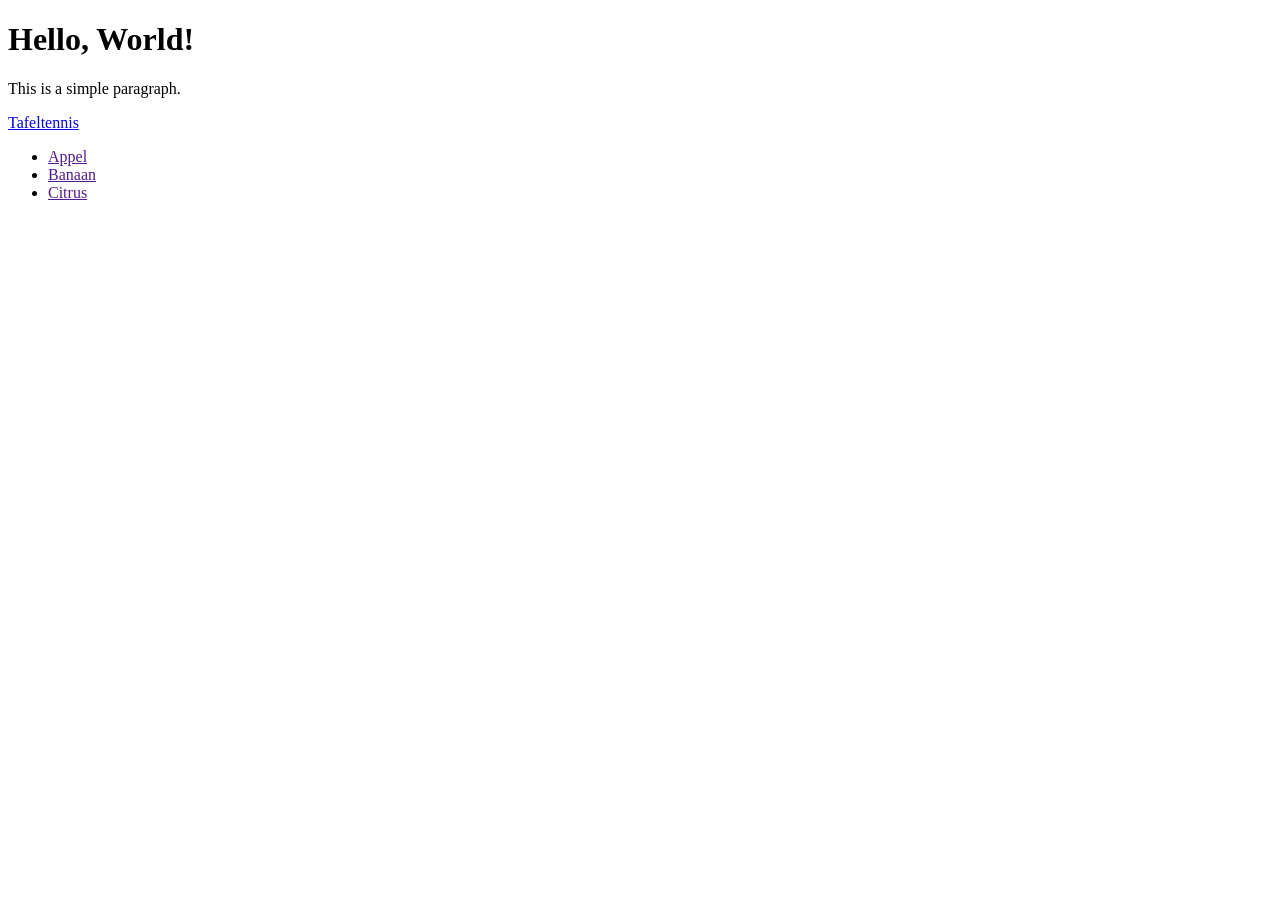
<file: Labo-01/index.html>
<!DOCTYPE html>
<html lang="en">
<head>
    <meta charset="UTF-8">
    <meta name="viewport" content="width=device-width, initial-scale=1.0">
    <title>Document</title>
</head>
<body>
    <header></header>
    <main>
        <h1>Hello, World!</h1>
        <p>This is a simple paragraph.</p>
        <a href="hobby.html">Tafeltennis</a>
        <ul>
            <li>
                <a href="">Appel</a>
            </li>
            <li>
                <a href="">Banaan</a>
            </li>
            <li>
                <a href="">Citrus</a>
            </li>
        </ul>
    </main>
    <footer></footer>
</body>
</html>
</file>
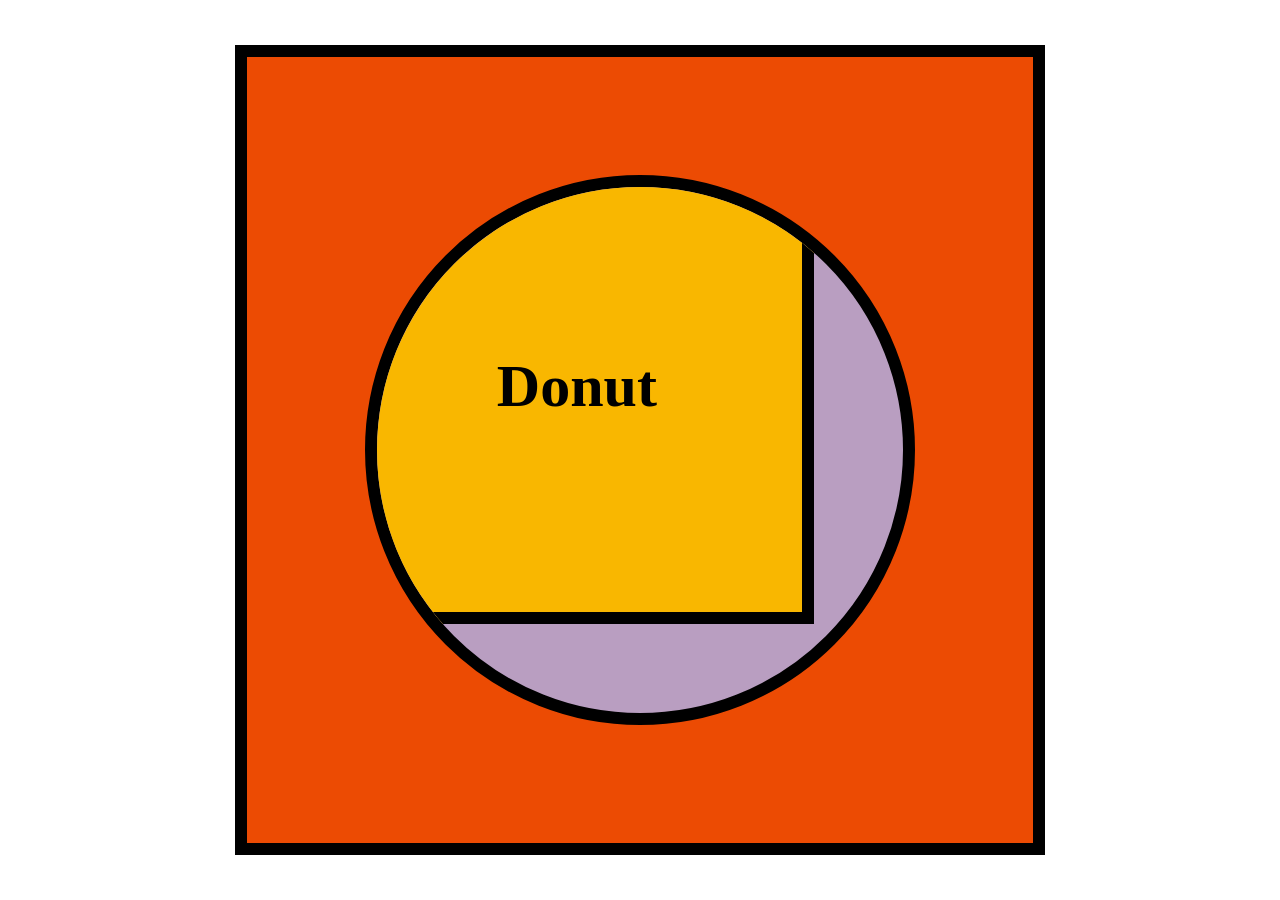
<file: labo-03/donut/index.html>
<!doctype html>
<html lang="en">
<head>
  <meta charset="utf-8">
  <meta name="viewport" content="width=device-width, initial-scale=1">
  <title>Labo 3 - Donut</title>
  <link rel="stylesheet" href="css/reset.css">
  <link rel="stylesheet" href="css/stijl.css">
</head>
<body>
  <!-- Do not change this file. Write your CSS in css/stijl.css. -->
  <main>
    <div>
      <h1>Donut</h1>
    </div>
  </main>
</body>
</html>
</file>
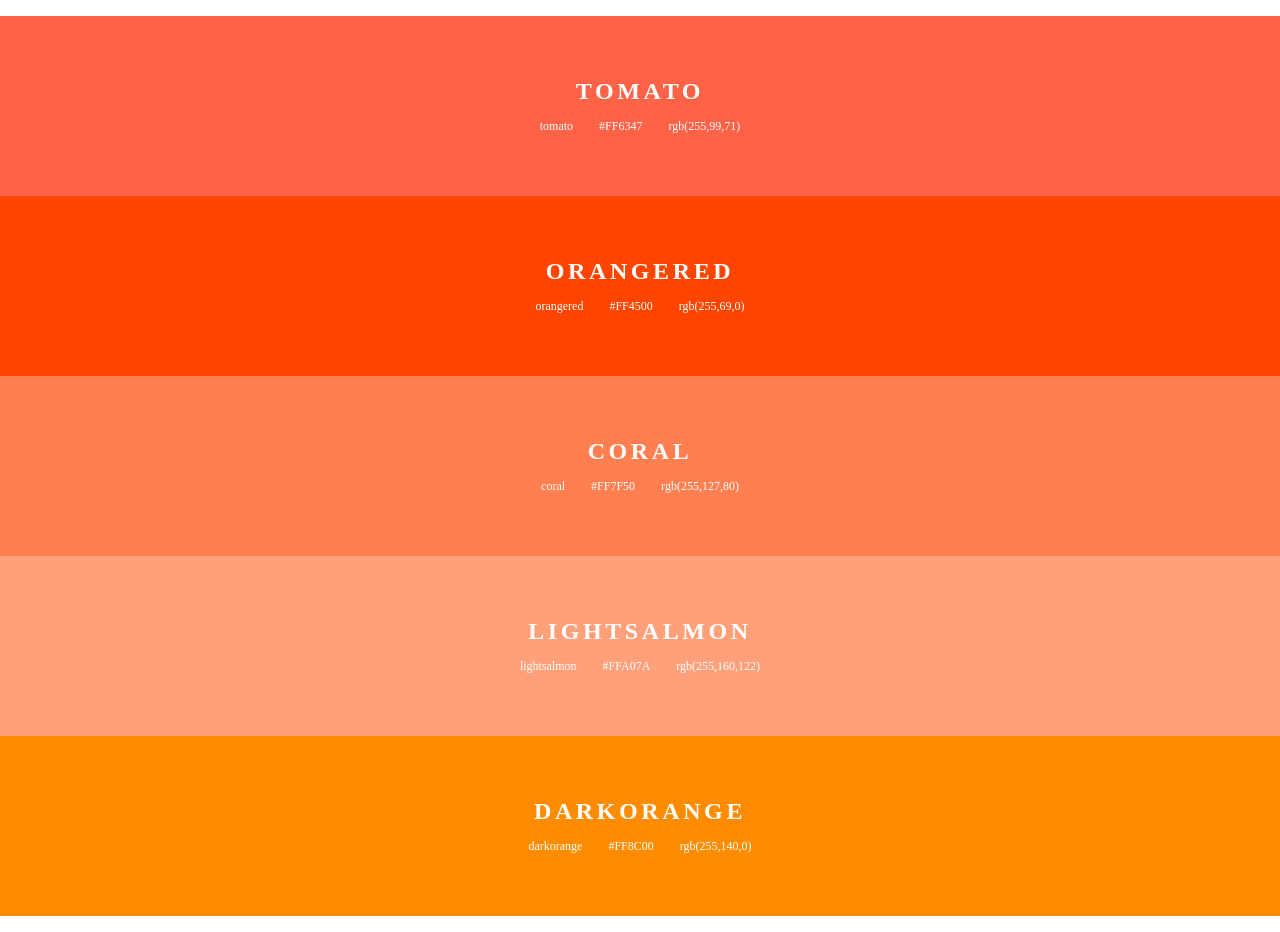
<file: labo-03/kleuren/index.html>
<!doctype html>
<html lang="en">
<head>
  <meta charset="utf-8">
  <meta name="viewport" content="width=device-width, initial-scale=1">
  <title>Labo 3 - Kleurenstalen</title>
  <link rel="stylesheet" href="css/reset.css">
  <link rel="stylesheet" href="css/stijl.css">
</head>
<body>
  <!-- Do not change this file. Write your CSS in css/stijl.css. -->
  <ul>
    <li class="tomato">
      <h2>TOMATO</h2>
      <p class="codes"><span>tomato</span> <span>#FF6347</span> <span>rgb(255,99,71)</span></p>
    </li>
    <li class="orangered">
      <h2>ORANGERED</h2>
      <p class="codes"><span>orangered</span> <span>#FF4500</span> <span>rgb(255,69,0)</span></p>
    </li>
    <li class="coral">
      <h2>CORAL</h2>
      <p class="codes"><span>coral</span> <span>#FF7F50</span> <span>rgb(255,127,80)</span></p>
    </li>
    <li class="lightsalmon">
      <h2>LIGHTSALMON</h2>
      <p class="codes"><span>lightsalmon</span> <span>#FFA07A</span> <span>rgb(255,160,122)</span></p>
    </li>
    <li class="darkorange">
      <h2>DARKORANGE</h2>
      <p class="codes"><span>darkorange</span> <span>#FF8C00</span> <span>rgb(255,140,0)</span></p>
    </li>
  </ul>
</body>
</html>
</file>
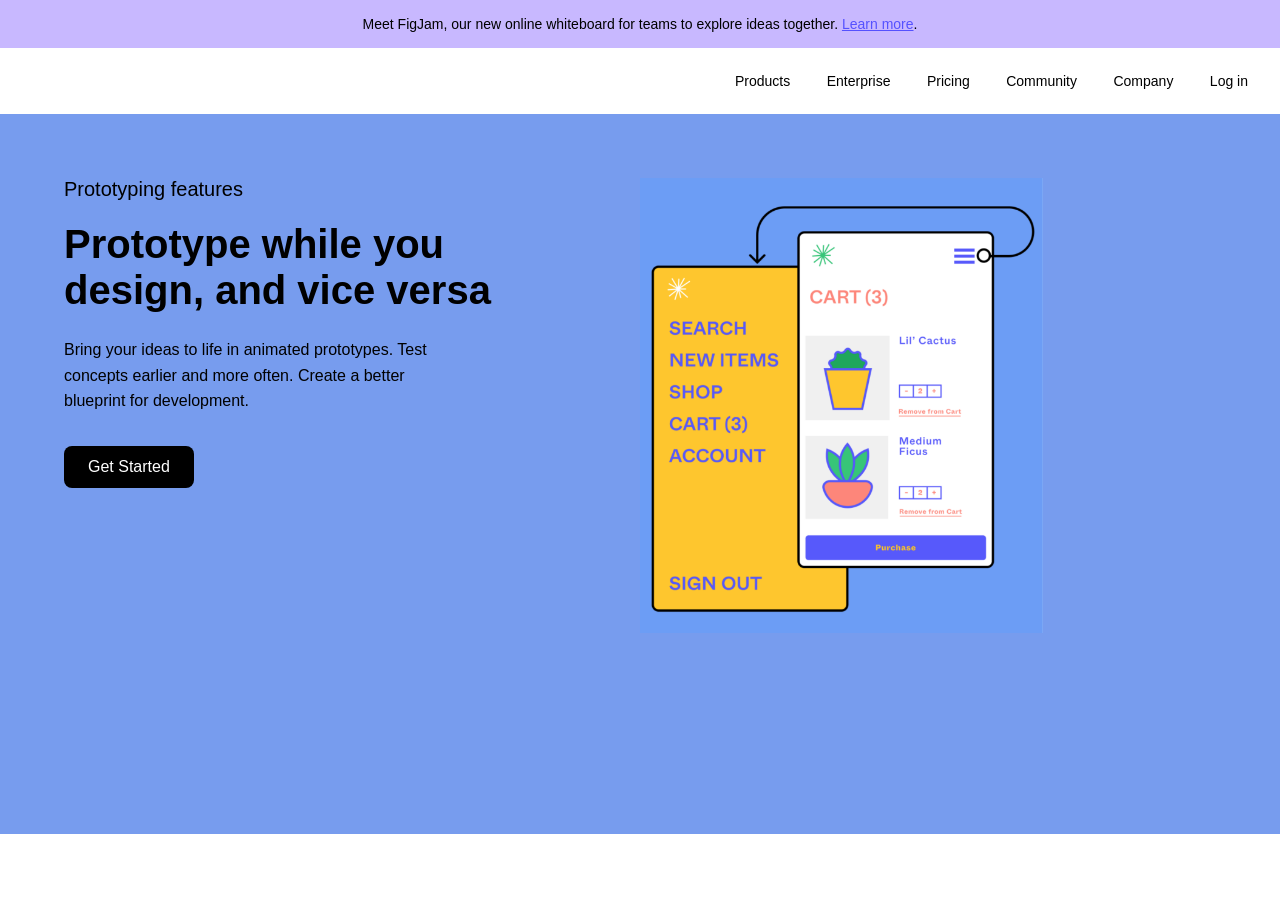
<file: labo-03/landing/index.html>
<!doctype html>
<html lang="en">
<head>
  <meta charset="utf-8">
  <meta name="viewport" content="width=device-width, initial-scale=1">
  <title>Labo 3 - Landingspagina</title>
  <link rel="stylesheet" href="css/reset.css">
  <link rel="stylesheet" href="css/stijl.css">
</head>
<body>
  <!-- Do not change this file. Write your CSS in css/stijl.css.
       Not visible in the screenshot: on :hover and :focus the links in the
       banner and in the navigation get an underline, and the button turns
       dark grey (#333333) instead of black. -->
  <div class="banner">
    <p>Meet FigJam, our new online whiteboard for teams to explore ideas together. <a href="#">Learn more</a>.</p>
  </div>
  <header>
    <nav>
      <ul>
        <li><a href="#">Products</a></li>
        <li><a href="#">Enterprise</a></li>
        <li><a href="#">Pricing</a></li>
        <li><a href="#">Community</a></li>
        <li><a href="#">Company</a></li>
        <li><a href="#">Log in</a></li>
      </ul>
    </nav>
  </header>
  <main>
    <article>
      <p class="bovenkop">Prototyping features</p>
      <h1>Prototype while you design, and vice versa</h1>
      <p>Bring your ideas to life in animated prototypes. Test concepts earlier and more often. Create a better blueprint for development.</p>
      <a href="#" class="knop">Get Started</a>
    </article><!-- no whitespace between these two tags: see syllabus 3.7 --><div class="afbeelding">
      <img src="afbeeldingen/prototype.png" alt="Prototype of a plant shop: a yellow menu panel next to a white cart screen">
    </div>
  </main>
</body>
</html>
</file>
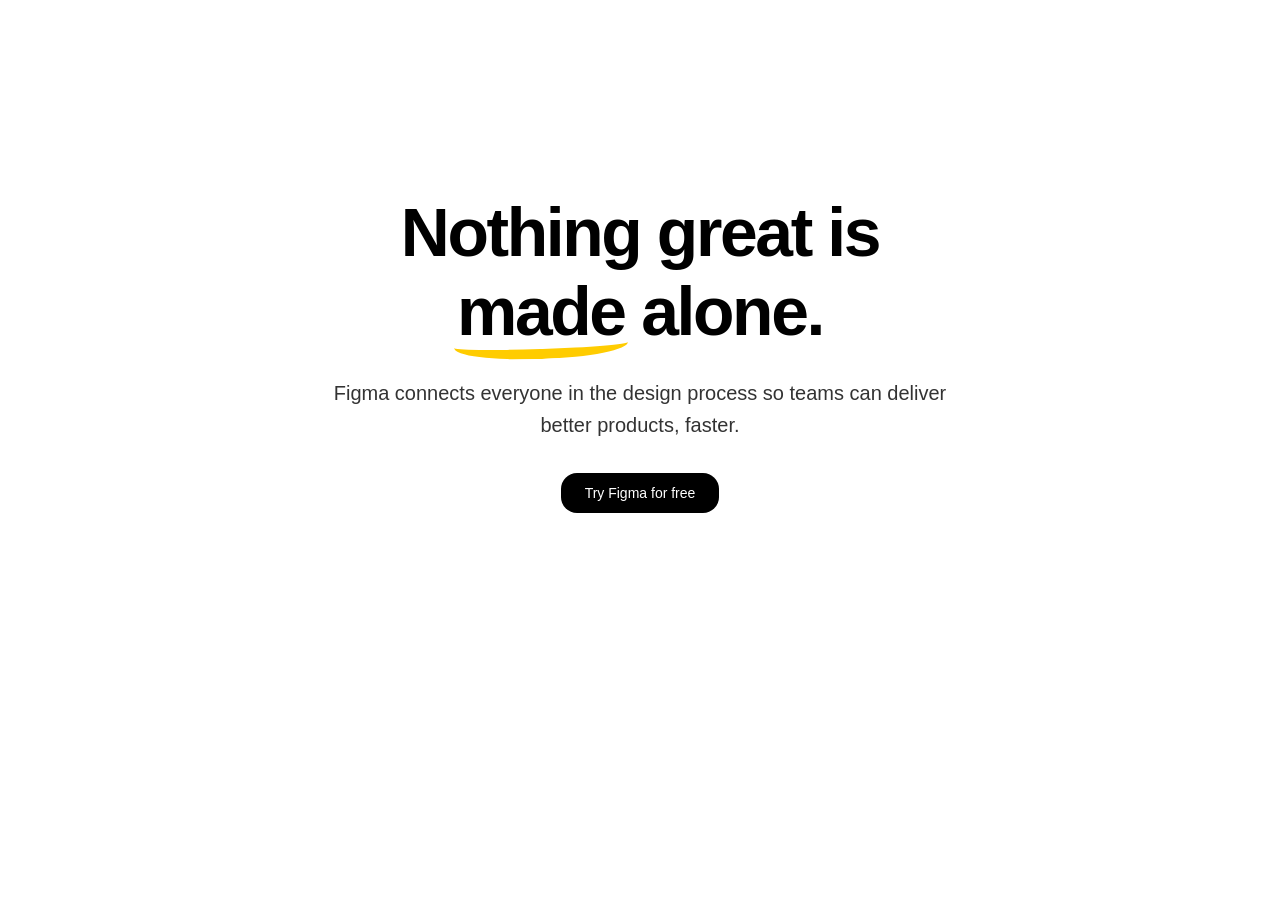
<file: labo-03/slogan/index.html>
<!doctype html>
<html lang="en">
<head>
  <meta charset="utf-8">
  <meta name="viewport" content="width=device-width, initial-scale=1">
  <title>Labo 3 - Slogan</title>
  <link rel="stylesheet" href="css/reset.css">
  <link rel="stylesheet" href="css/stijl.css">
</head>
<body>
  <!-- Do not change this file. Write your CSS in css/stijl.css.
       Not visible in the screenshot: on :hover and :focus the button turns
       dark grey (#333333) instead of black. -->
  <h2>Nothing great is <span>made</span> alone.</h2>
  <p>Figma connects everyone in the design process so teams can deliver better products, faster.</p>
  <a href="https://www.figma.com">Try Figma for free</a>
</body>
</html>
</file>
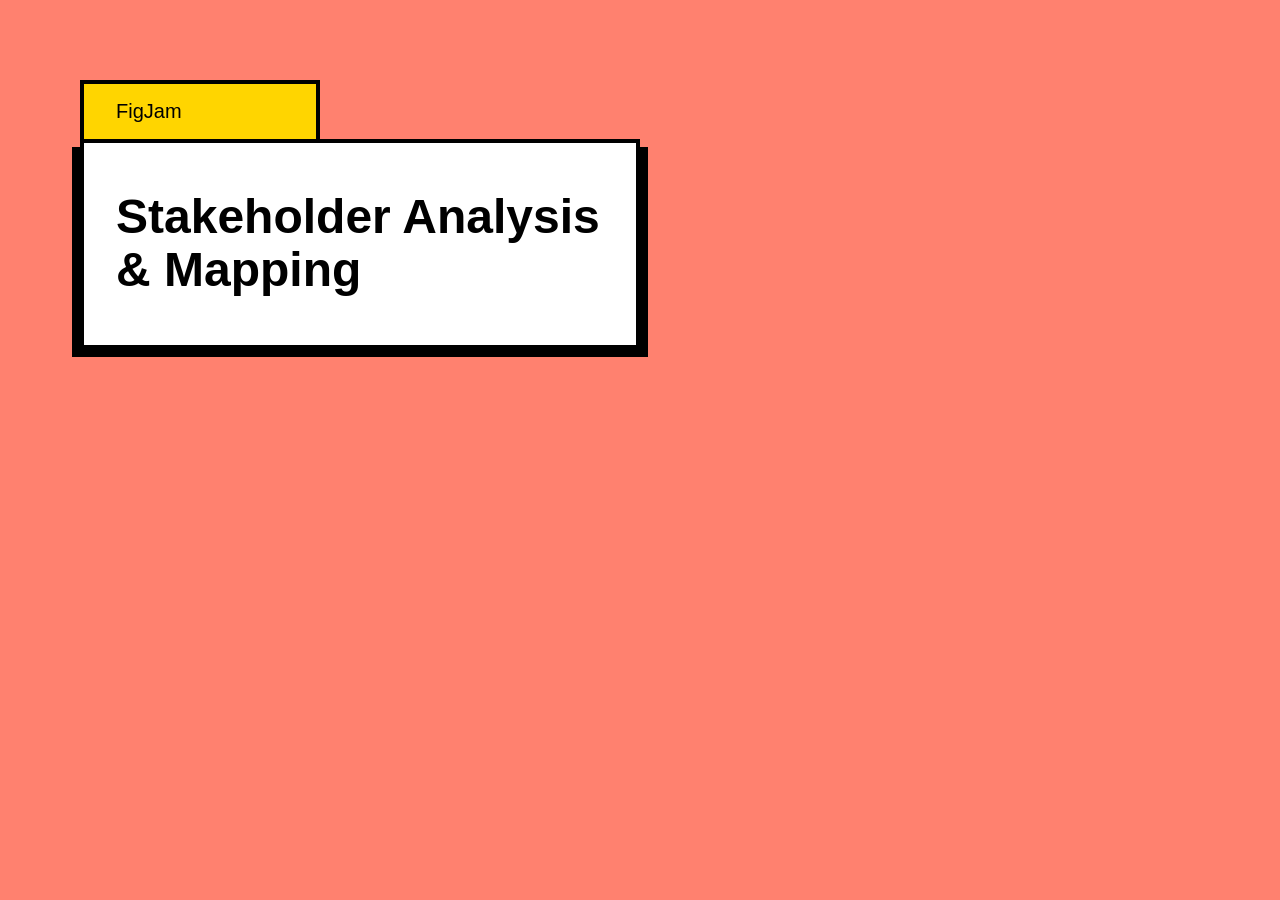
<file: labo-03/tabblad/index.html>
<!doctype html>
<html lang="en">
<head>
  <meta charset="utf-8">
  <meta name="viewport" content="width=device-width, initial-scale=1">
  <title>Labo 3 - Tabblad</title>
  <link rel="stylesheet" href="css/reset.css">
  <link rel="stylesheet" href="css/stijl.css">
</head>
<body>
  <!-- Do not change this file. Write your CSS in css/stijl.css. -->
  <h1>FigJam</h1>
  <h2>Stakeholder Analysis &amp; Mapping</h2>
</body>
</html>
</file>
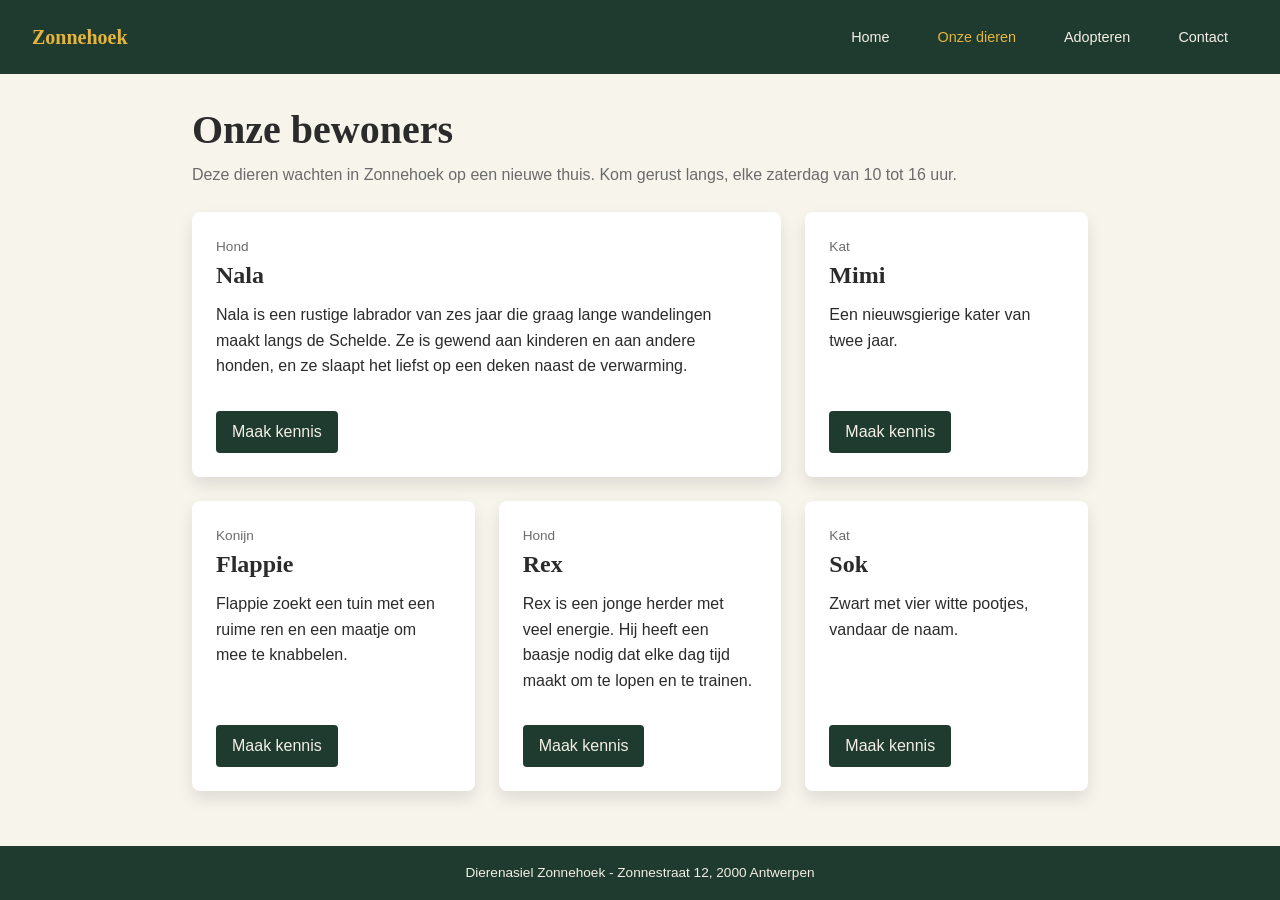
<file: labo-04/dierenasiel/index.html>
<!doctype html>
<html lang="nl">
<head>
  <meta charset="utf-8">
  <meta name="viewport" content="width=device-width, initial-scale=1">
  <title>Labo 4 - Dierenasiel Zonnehoek</title>
  <link rel="stylesheet" href="css/reset.css">
  <link rel="stylesheet" href="css/stijl.css">
</head>
<body>
  <!-- Do not change this file. Write your CSS in css/stijl.css.
       Not visible in the screenshot: on :hover and :focus the links in the
       navigation get an underline, and a button turns dark (#2b2b2b). -->
  <header>
    <a class="logo" href="index.html">Zonnehoek</a>
    <nav>
      <ul>
        <li><a href="index.html">Home</a></li>
        <li><a href="dieren.html" class="actief">Onze dieren</a></li>
        <li><a href="adopteren.html">Adopteren</a></li>
        <li><a href="contact.html">Contact</a></li>
      </ul>
    </nav>
  </header>
  <main>
    <h1>Onze bewoners</h1>
    <p class="intro">Deze dieren wachten in Zonnehoek op een nieuwe thuis. Kom gerust langs, elke zaterdag van 10 tot 16 uur.</p>
    <ul class="kaarten">
      <li class="kaart uitgelicht">
        <p class="soort">Hond</p>
        <h2>Nala</h2>
        <p class="beschrijving">Nala is een rustige labrador van zes jaar die graag lange wandelingen maakt langs de Schelde. Ze is gewend aan kinderen en aan andere honden, en ze slaapt het liefst op een deken naast de verwarming.</p>
        <a class="knop" href="#">Maak kennis</a>
      </li>
      <li class="kaart">
        <p class="soort">Kat</p>
        <h2>Mimi</h2>
        <p class="beschrijving">Een nieuwsgierige kater van twee jaar.</p>
        <a class="knop" href="#">Maak kennis</a>
      </li>
      <li class="kaart">
        <p class="soort">Konijn</p>
        <h2>Flappie</h2>
        <p class="beschrijving">Flappie zoekt een tuin met een ruime ren en een maatje om mee te knabbelen.</p>
        <a class="knop" href="#">Maak kennis</a>
      </li>
      <li class="kaart">
        <p class="soort">Hond</p>
        <h2>Rex</h2>
        <p class="beschrijving">Rex is een jonge herder met veel energie. Hij heeft een baasje nodig dat elke dag tijd maakt om te lopen en te trainen.</p>
        <a class="knop" href="#">Maak kennis</a>
      </li>
      <li class="kaart">
        <p class="soort">Kat</p>
        <h2>Sok</h2>
        <p class="beschrijving">Zwart met vier witte pootjes, vandaar de naam.</p>
        <a class="knop" href="#">Maak kennis</a>
      </li>
    </ul>
  </main>
  <footer>
    <p>Dierenasiel Zonnehoek - Zonnestraat 12, 2000 Antwerpen</p>
  </footer>
</body>
</html>
</file>
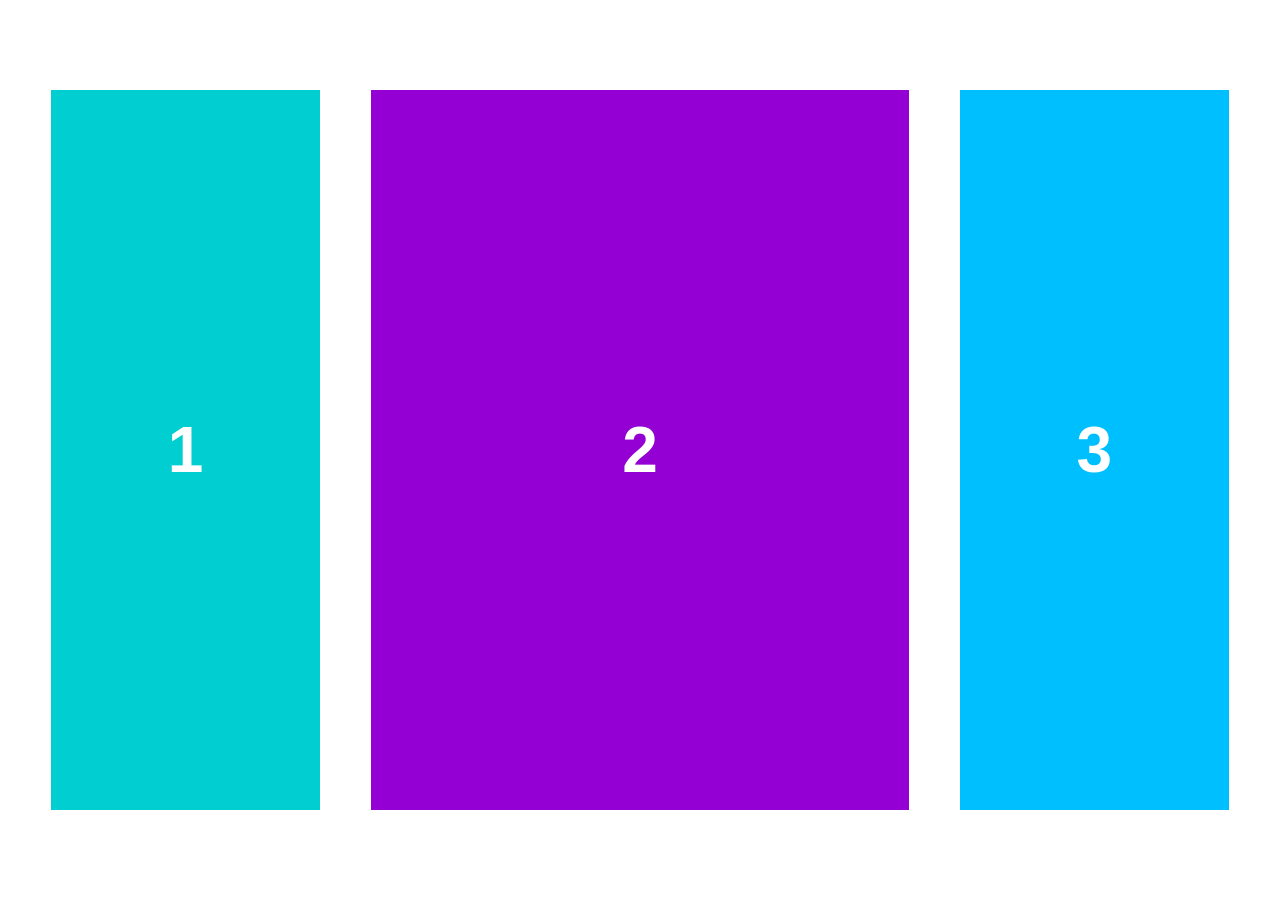
<file: labo-04/kolommen/index.html>
<!doctype html>
<html lang="nl">
<head>
  <meta charset="utf-8">
  <meta name="viewport" content="width=device-width, initial-scale=1">
  <title>Labo 4 - Drie kolommen</title>
  <link rel="stylesheet" href="css/reset.css">
  <link rel="stylesheet" href="css/stijl.css">
</head>
<body>
  <!-- Do not change this file. Write your CSS in css/stijl.css. -->
  <main>
    <div>1</div>
    <div>2</div>
    <div>3</div>
  </main>
</body>
</html>
</file>
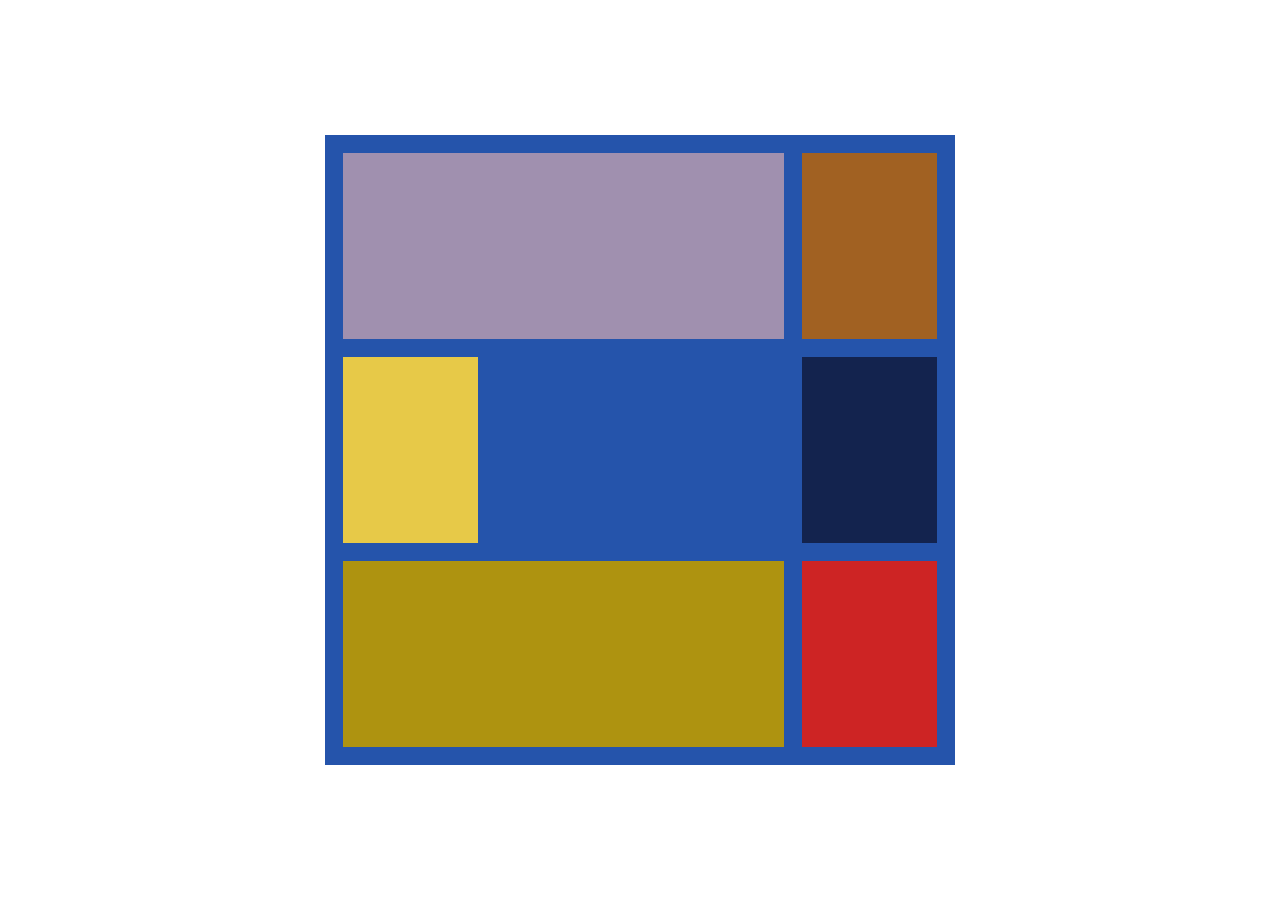
<file: labo-04/mondriaan/index.html>
<!doctype html>
<html lang="nl">
<head>
  <meta charset="utf-8">
  <meta name="viewport" content="width=device-width, initial-scale=1">
  <title>Labo 4 - Mondriaan</title>
  <link rel="stylesheet" href="css/reset.css">
  <link rel="stylesheet" href="css/stijl.css">
</head>
<body>
  <!-- Do not change this file. Write your CSS in css/stijl.css. -->
  <main class="schilderij">
    <div class="lila"></div>
    <div class="bruin"></div>
    <div class="geel"></div>
    <div class="marine"></div>
    <div class="olijf"></div>
    <div class="rood"></div>
  </main>
</body>
</html>
</file>
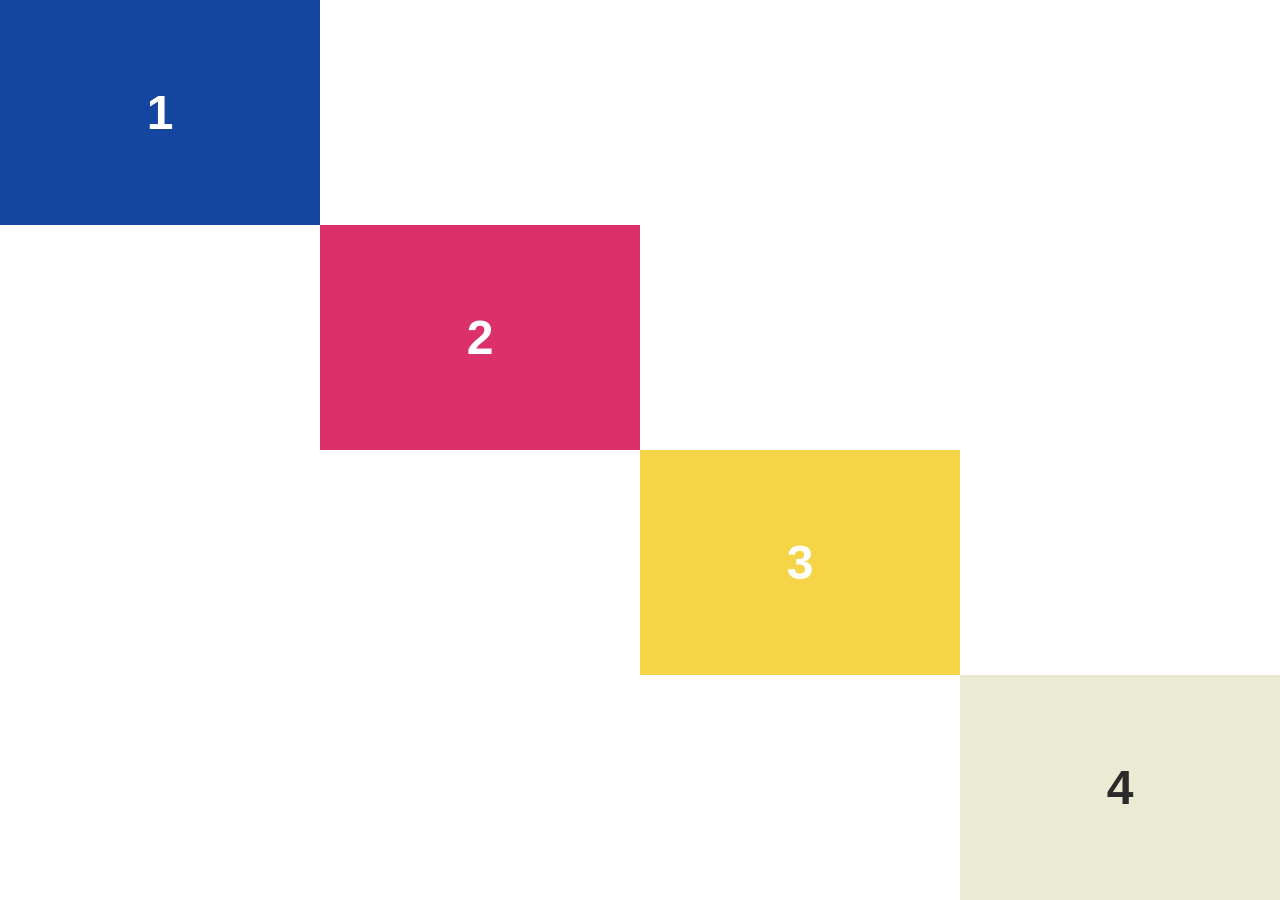
<file: labo-04/trap/index.html>
<!doctype html>
<html lang="nl">
<head>
  <meta charset="utf-8">
  <meta name="viewport" content="width=device-width, initial-scale=1">
  <title>Labo 4 - Trap</title>
  <link rel="stylesheet" href="css/reset.css">
  <link rel="stylesheet" href="css/stijl.css">
</head>
<body>
  <!-- Do not change this file. Write your CSS in css/stijl.css. -->
  <main class="trap">
    <div class="trede">1</div>
    <div class="trede">2</div>
    <div class="trede">3</div>
    <div class="trede">4</div>
  </main>
</body>
</html>
</file>
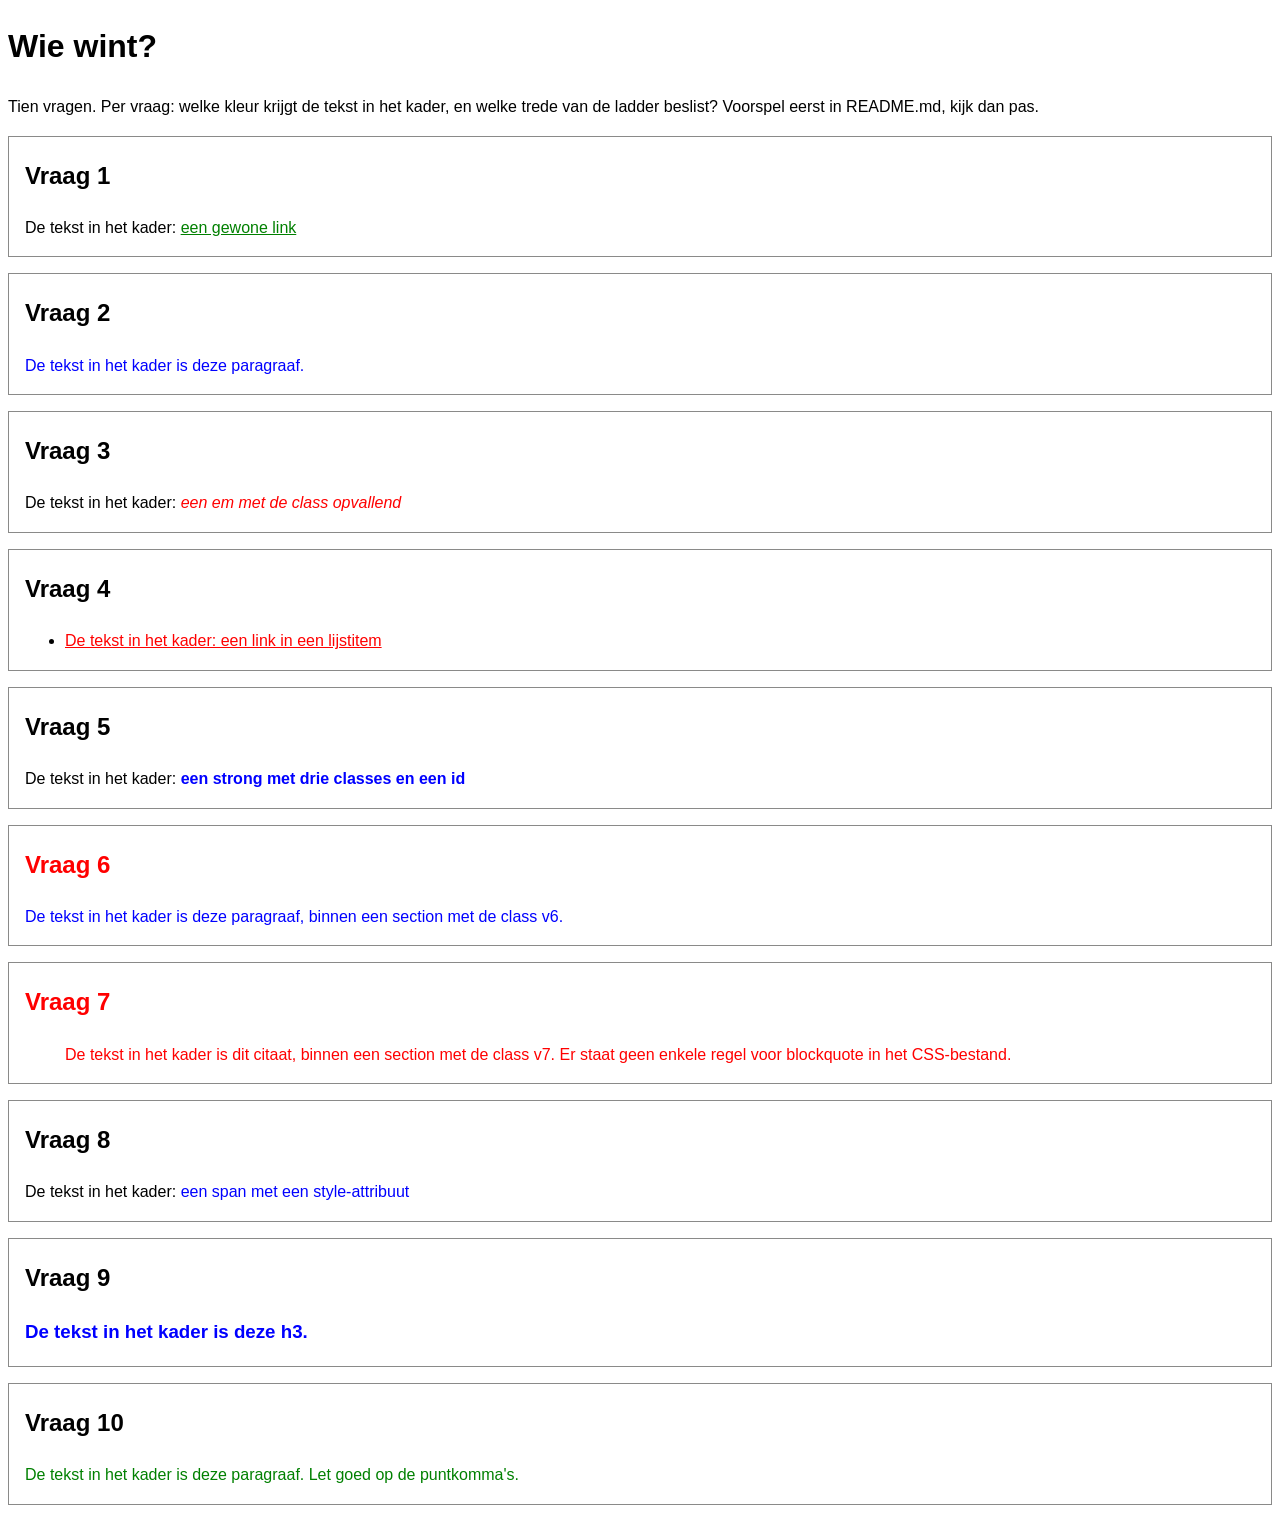
<file: labo-02-starter/labo-02/cascade/index.html>
<!-- index.html - oefening 3: voorspel, dan kijk. Wijzig dit bestand niet. -->
<!doctype html>
<html lang="nl">
  <head>
    <meta charset="utf-8">
    <meta name="viewport" content="width=device-width, initial-scale=1">
    <title>Wie wint? Tien vragen over de cascade</title>
    <link rel="stylesheet" href="css/stijl.css">
  </head>
  <body>
    <h1>Wie wint?</h1>
    <p>Tien vragen. Per vraag: welke kleur krijgt de tekst in het kader, en welke trede van de ladder beslist? Voorspel eerst in README.md, kijk dan pas.</p>

    <section class="vraag v1">
      <h2>Vraag 1</h2>
      <p>De tekst in het kader: <a href="#">een gewone link</a></p>
    </section>

    <section class="vraag v2">
      <h2>Vraag 2</h2>
      <p class="v2-tekst">De tekst in het kader is deze paragraaf.</p>
    </section>

    <section class="vraag v3">
      <h2>Vraag 3</h2>
      <p>De tekst in het kader: <em class="opvallend">een em met de class opvallend</em></p>
    </section>

    <section class="vraag v4">
      <h2>Vraag 4</h2>
      <ul>
        <li><a href="#">De tekst in het kader: een link in een lijstitem</a></li>
      </ul>
    </section>

    <section class="vraag v5">
      <h2>Vraag 5</h2>
      <p>De tekst in het kader: <strong class="een twee drie" id="v5-tekst">een strong met drie classes en een id</strong></p>
    </section>

    <section class="vraag v6">
      <h2>Vraag 6</h2>
      <p class="v6-tekst">De tekst in het kader is deze paragraaf, binnen een section met de class v6.</p>
    </section>

    <section class="vraag v7">
      <h2>Vraag 7</h2>
      <blockquote>De tekst in het kader is dit citaat, binnen een section met de class v7. Er staat geen enkele regel voor blockquote in het CSS-bestand.</blockquote>
    </section>

    <section class="vraag v8">
      <h2>Vraag 8</h2>
      <p>De tekst in het kader: <span class="v8-tekst" style="color: blue">een span met een style-attribuut</span></p>
    </section>

    <section class="vraag v9">
      <h2>Vraag 9</h2>
      <h3 class="v9-tekst">De tekst in het kader is deze h3.</h3>
    </section>

    <section class="vraag v10">
      <h2>Vraag 10</h2>
      <p class="v10-tekst">De tekst in het kader is deze paragraaf. Let goed op de puntkomma's.</p>
    </section>
  </body>
</html>
</file>
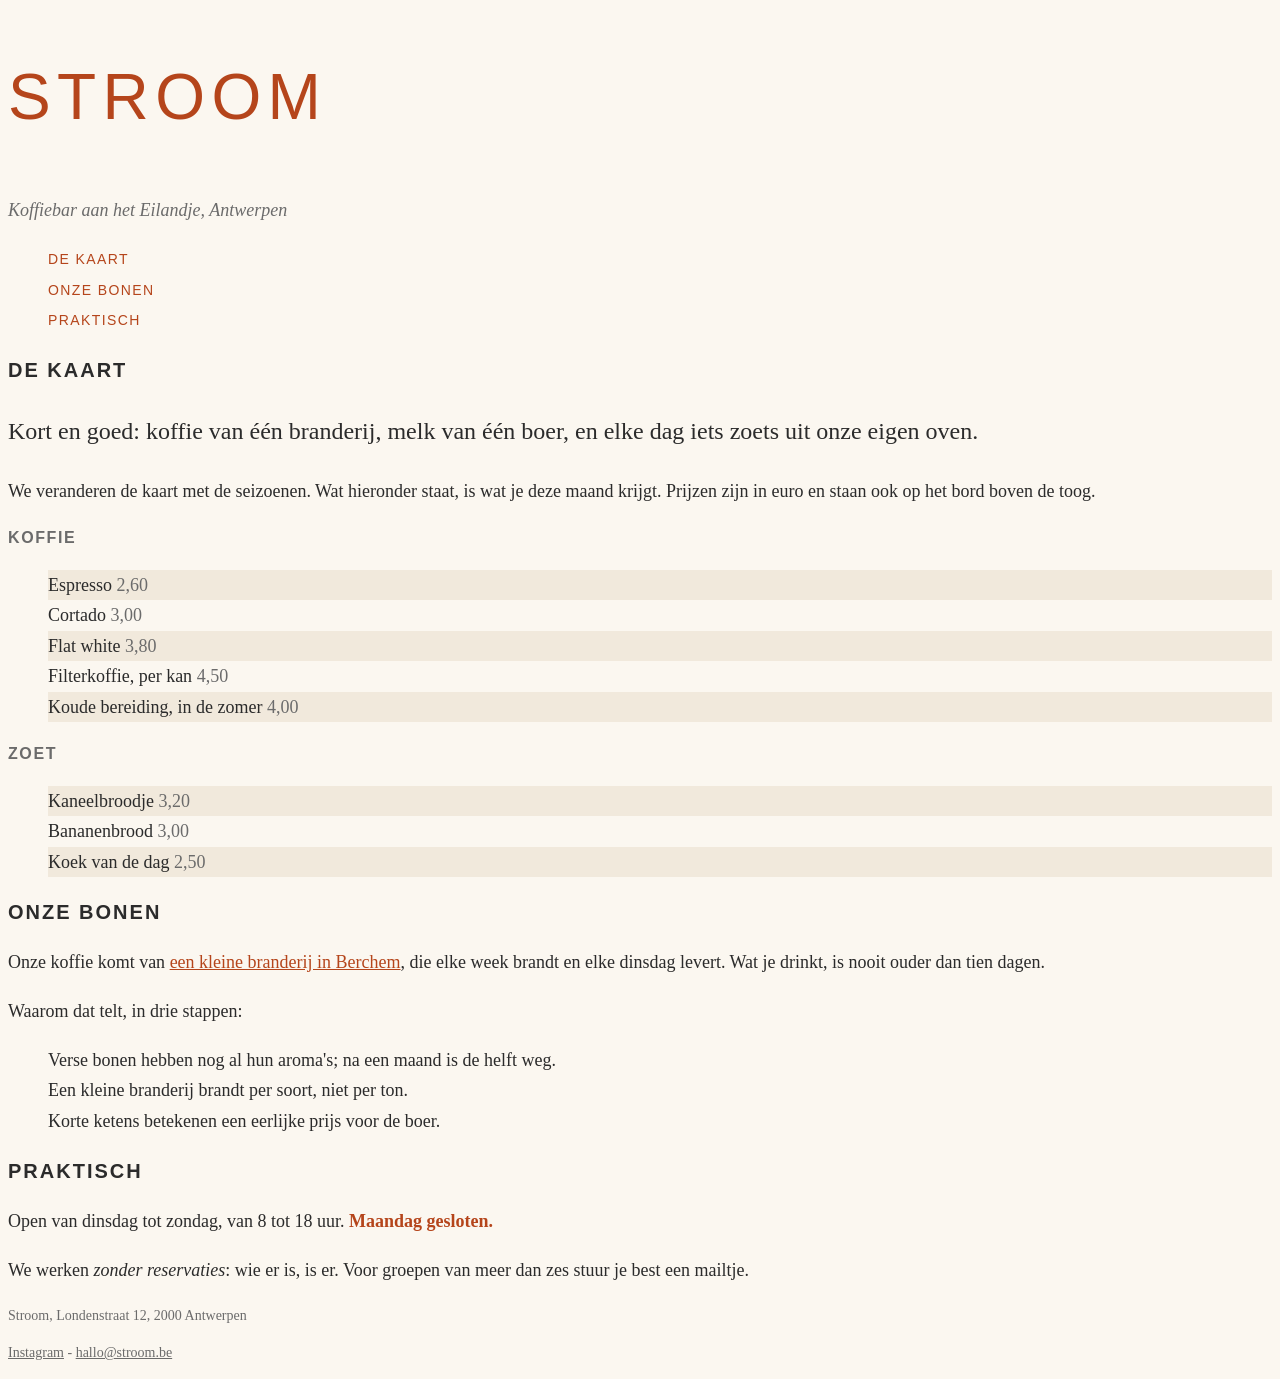
<file: labo-02-starter/labo-02/nabouw/index.html>
<!-- index.html - nabouw labo 2. Dit bestand mag je NIET wijzigen: geen class erbij, geen element verplaatst, geen style-attribuut. Jij schrijft css/stijl.css. -->
<!--
  Wat het screenshot niet kan tonen (hover en focus):
  - links in de navigatie: accentkleur, vet, geen onderstreping;
    bij hover en focus: inktkleur en onderstreept
  - links in main: accentkleur, onderstreept;
    bij hover en focus: papierkleur op een achtergrond in de accentkleur
  - links in de footer: gedempte kleur; bij hover en focus: accentkleur
-->
<!doctype html>
<html lang="nl">
  <head>
    <meta charset="utf-8">
    <meta name="viewport" content="width=device-width, initial-scale=1">
    <title>Stroom - koffiebar aan het Eilandje</title>
    <link rel="stylesheet" href="css/stijl.css">
  </head>
  <body>
    <header>
      <h1>Stroom</h1>
      <p class="slogan">Koffiebar aan het Eilandje, Antwerpen</p>
      <nav>
        <ul>
          <li><a href="#kaart">De kaart</a></li>
          <li><a href="#bonen">Onze bonen</a></li>
          <li><a href="#praktisch">Praktisch</a></li>
        </ul>
      </nav>
    </header>

    <main>
      <article>
        <h2 id="kaart">De kaart</h2>
        <p class="intro">Kort en goed: koffie van één branderij, melk van één boer, en elke dag iets zoets uit onze eigen oven.</p>
        <p>We veranderen de kaart met de seizoenen. Wat hieronder staat, is wat je deze maand krijgt. Prijzen zijn in euro en staan ook op het bord boven de toog.</p>

        <h3>Koffie</h3>
        <ul class="kaart">
          <li>Espresso <span class="prijs">2,60</span></li>
          <li>Cortado <span class="prijs">3,00</span></li>
          <li>Flat white <span class="prijs">3,80</span></li>
          <li>Filterkoffie, per kan <span class="prijs">4,50</span></li>
          <li>Koude bereiding, in de zomer <span class="prijs">4,00</span></li>
        </ul>

        <h3>Zoet</h3>
        <ul class="kaart">
          <li>Kaneelbroodje <span class="prijs">3,20</span></li>
          <li>Bananenbrood <span class="prijs">3,00</span></li>
          <li>Koek van de dag <span class="prijs">2,50</span></li>
        </ul>

        <h2 id="bonen">Onze bonen</h2>
        <p>Onze koffie komt van <a href="https://www.example.be">een kleine branderij in Berchem</a>, die elke week brandt en elke dinsdag levert. Wat je drinkt, is nooit ouder dan tien dagen.</p>
        <p>Waarom dat telt, in drie stappen:</p>
        <ol>
          <li>Verse bonen hebben nog al hun aroma's; na een maand is de helft weg.</li>
          <li>Een kleine branderij brandt per soort, niet per ton.</li>
          <li>Korte ketens betekenen een eerlijke prijs voor de boer.</li>
        </ol>

        <h2 id="praktisch">Praktisch</h2>
        <p>Open van dinsdag tot zondag, van 8 tot 18 uur. <strong>Maandag gesloten.</strong></p>
        <p>We werken <em>zonder reservaties</em>: wie er is, is er. Voor groepen van meer dan zes stuur je best een mailtje.</p>
      </article>
    </main>

    <footer>
      <p>Stroom, Londenstraat 12, 2000 Antwerpen</p>
      <p><a href="https://www.instagram.com">Instagram</a> - <a href="mailto:hallo@stroom.be">hallo@stroom.be</a></p>
    </footer>
  </body>
</html>
</file>
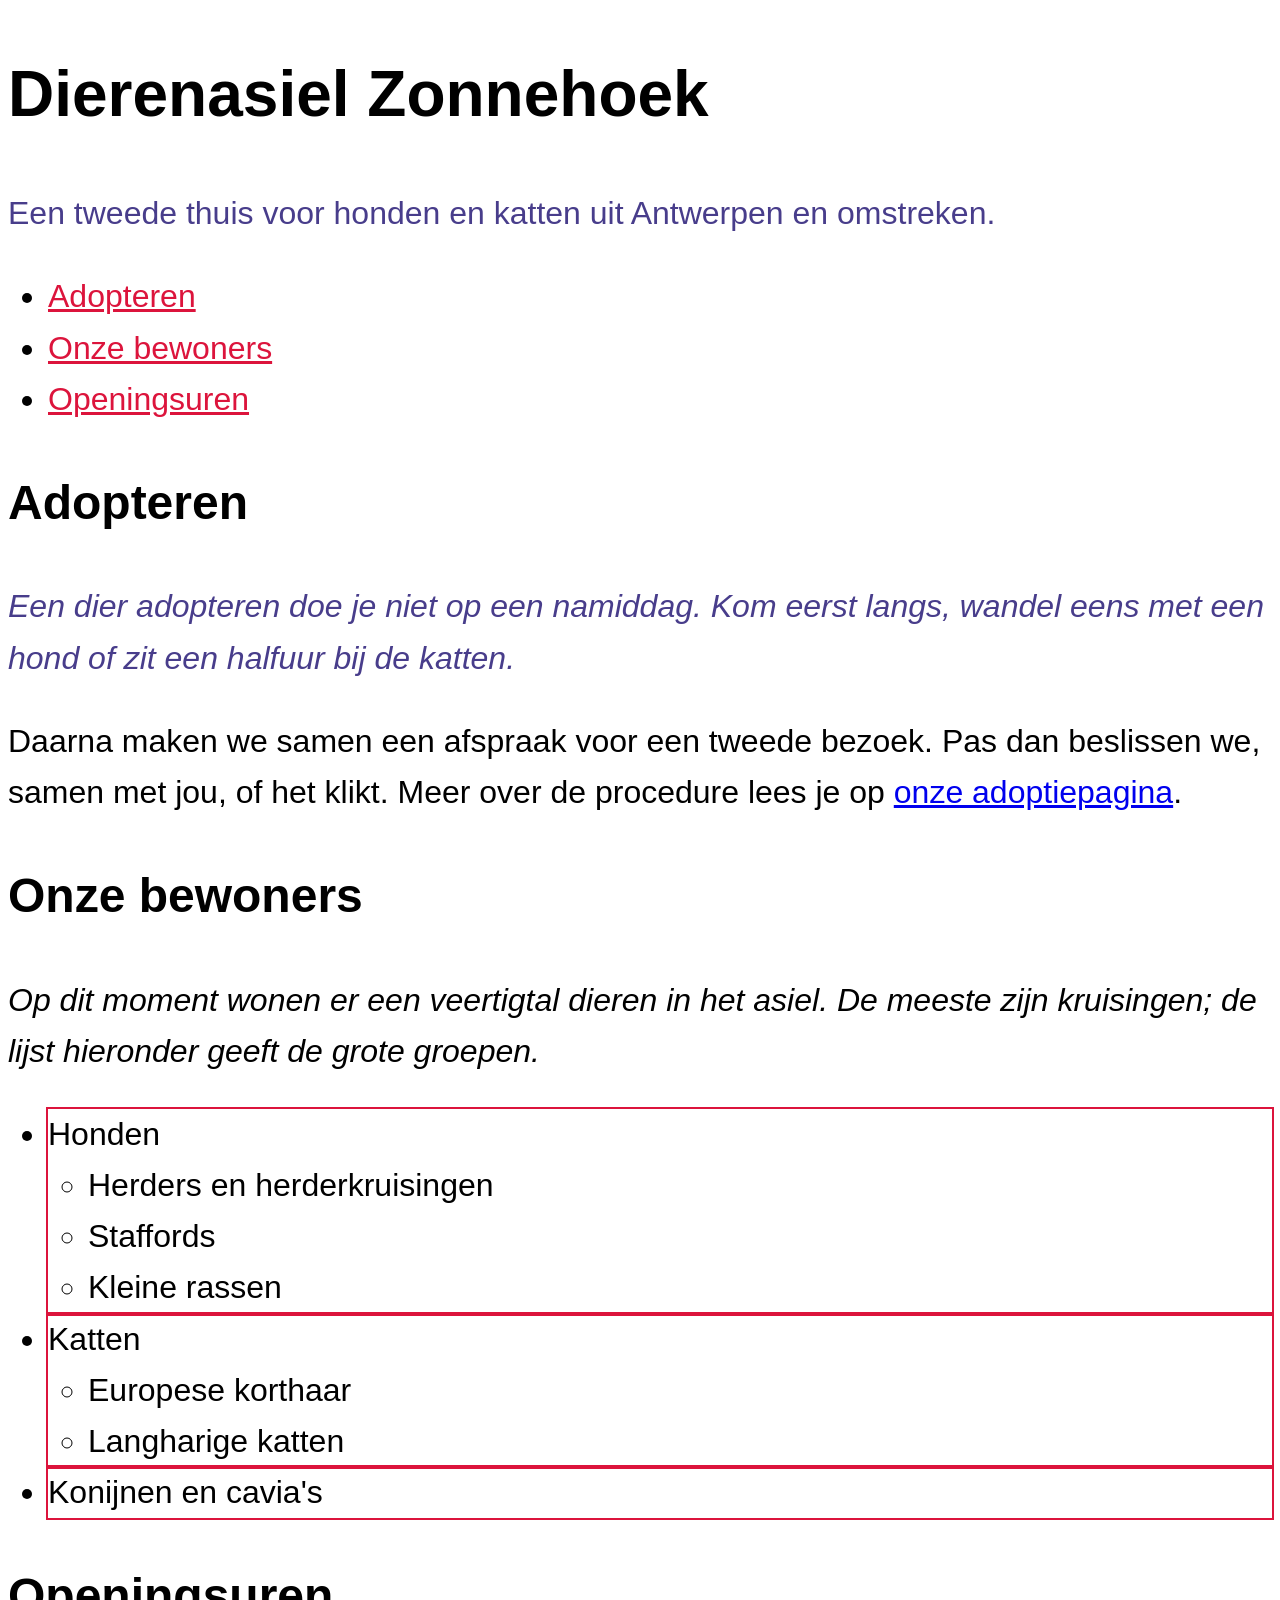
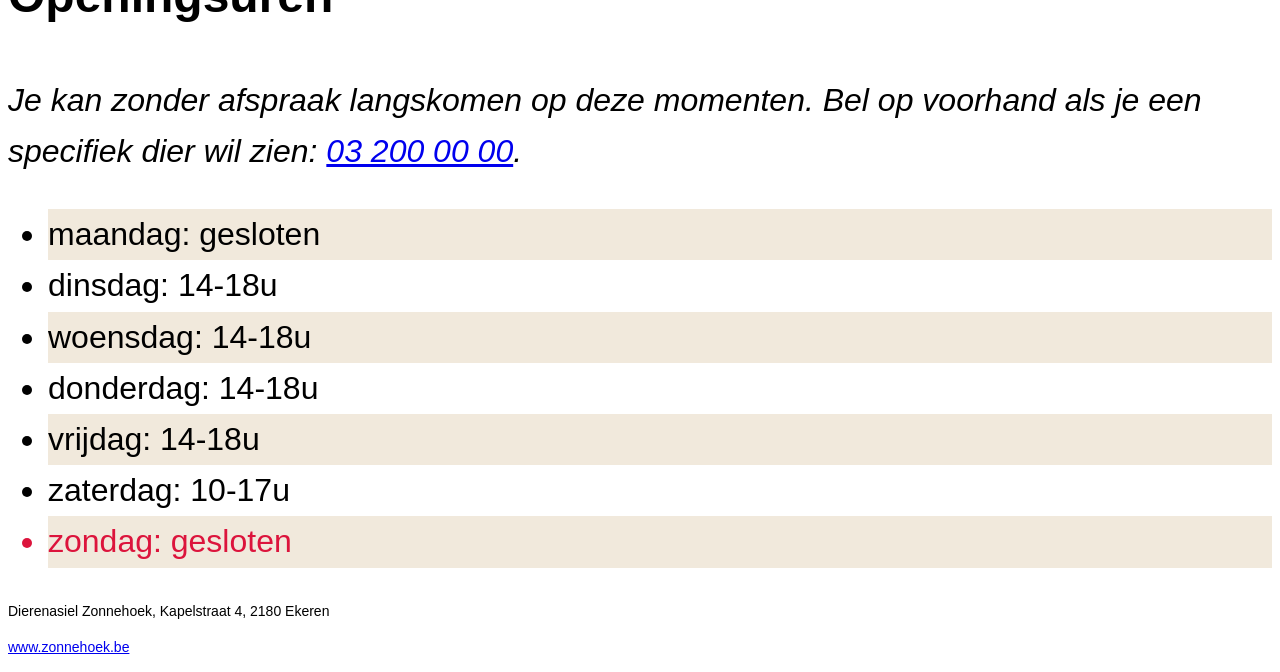
<file: labo-02-starter/labo-02/selectors/index.html>
<!-- index.html - oefening 2: selectors. Wijzig dit bestand niet; alles wat je nodig hebt, staat erin. -->
<!doctype html>
<html lang="nl">
  <head>
    <meta charset="utf-8">
    <meta name="viewport" content="width=device-width, initial-scale=1">
    <title>Dierenasiel Zonnehoek</title>
    <link rel="stylesheet" href="css/stijl.css">
  </head>
  <body>
    <header>
      <h1>Dierenasiel Zonnehoek</h1>
      <p class="slogan">Een tweede thuis voor honden en katten uit Antwerpen en omstreken.</p>
      <nav>
        <ul>
          <li><a href="#adopteren">Adopteren</a></li>
          <li><a href="#rassen">Onze bewoners</a></li>
          <li><a href="#uren">Openingsuren</a></li>
        </ul>
      </nav>
    </header>

    <main>
      <article>
        <h2 id="adopteren">Adopteren</h2>
        <p class="intro">Een dier adopteren doe je niet op een namiddag. Kom eerst langs, wandel eens met een hond of zit een halfuur bij de katten.</p>
        <p>Daarna maken we samen een afspraak voor een tweede bezoek. Pas dan beslissen we, samen met jou, of het klikt. Meer over de procedure lees je op <a href="https://www.zonnehoek.be/adoptie">onze adoptiepagina</a>.</p>

        <h2 id="rassen">Onze bewoners</h2>
        <p>Op dit moment wonen er een veertigtal dieren in het asiel. De meeste zijn kruisingen; de lijst hieronder geeft de grote groepen.</p>
        <ul class="rassen">
          <li>Honden
            <ul>
              <li>Herders en herderkruisingen</li>
              <li>Staffords</li>
              <li>Kleine rassen</li>
            </ul>
          </li>
          <li>Katten
            <ul>
              <li>Europese korthaar</li>
              <li>Langharige katten</li>
            </ul>
          </li>
          <li>Konijnen en cavia's</li>
        </ul>

        <h2 id="uren">Openingsuren</h2>
        <p>Je kan zonder afspraak langskomen op deze momenten. Bel op voorhand als je een specifiek dier wil zien: <a href="tel:+3232000000">03 200 00 00</a>.</p>
        <ul class="uren">
          <li>maandag: gesloten</li>
          <li>dinsdag: 14-18u</li>
          <li>woensdag: 14-18u</li>
          <li>donderdag: 14-18u</li>
          <li>vrijdag: 14-18u</li>
          <li>zaterdag: 10-17u</li>
          <li>zondag: gesloten</li>
        </ul>
      </article>
    </main>

    <footer>
      <p>Dierenasiel Zonnehoek, Kapelstraat 4, 2180 Ekeren</p>
      <p><a href="https://www.zonnehoek.be">www.zonnehoek.be</a></p>
    </footer>
  </body>
</html>
</file>
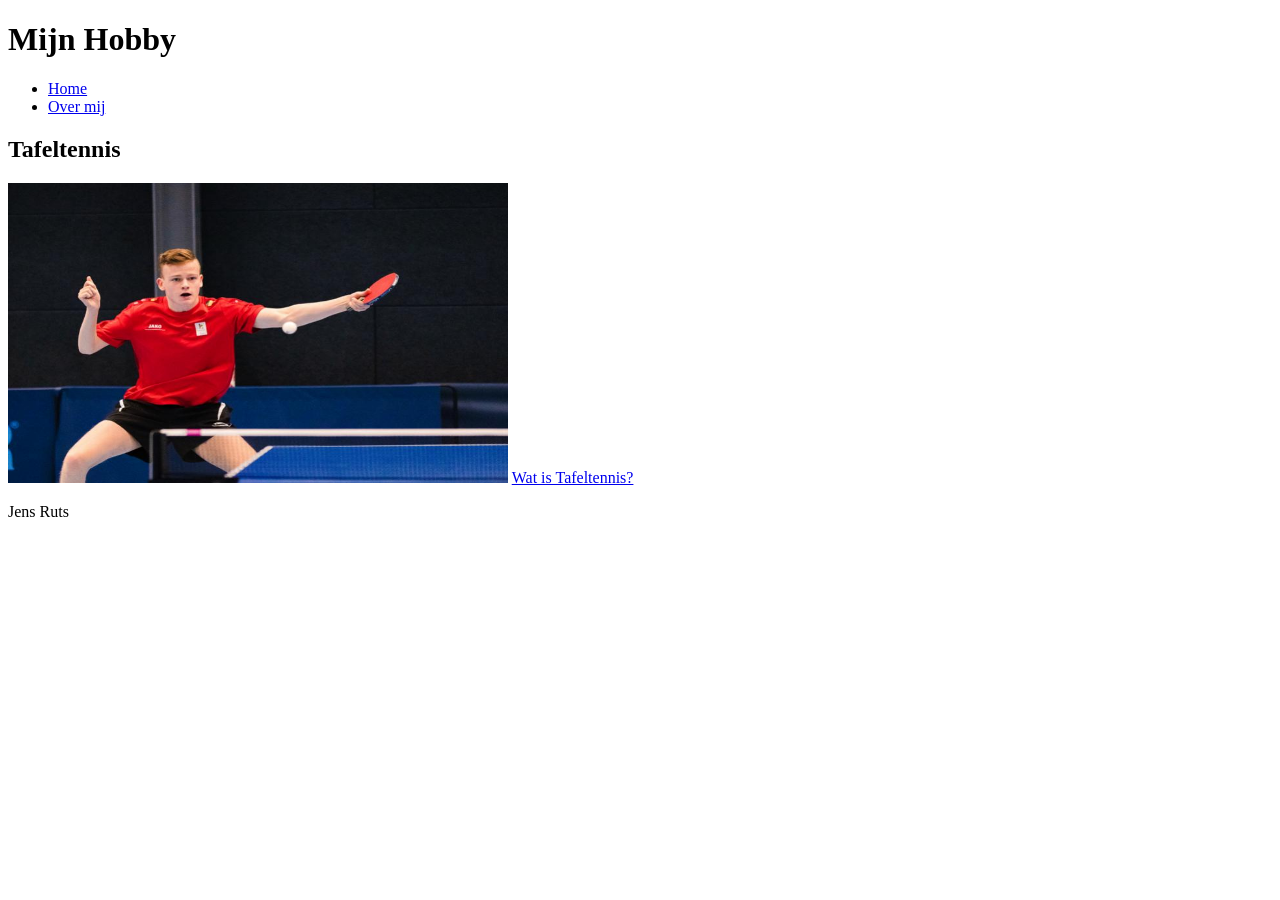
<file: Labo-01/hobby.html>
<!DOCTYPE html>
<html lang="nl">
<head>
    <meta charset="UTF-8">
    <meta name="viewport" content="width=device-width, initial-scale=1.0">
    <title>Document</title>
</head>
<body>
<header>
<h1>Mijn Hobby</h1>
<nav>
<ul>
<li><a href="index.html">Home</a></li>
<li><a href="over-mij.html">Over mij</a></li>
</ul>
</nav>
</header>
<main>
    <h2>Tafeltennis</h2>
    <img src="afbeeldingen/afbeelding_tafeltennis.jpg" alt="afbelding van tafeltennis" width="500" height="300">
    <a href="https://nl.wikipedia.org/wiki/Tafeltennis">Wat is Tafeltennis?</a>
</main>
<footer>
<p>Jens Ruts</p>
</footer>
</body>
</html>
</file>
<file: labo-03/donut/css/stijl.css>
/* stijl.css - labo 3, donut (reset.css is linked before this file) */

/* === tokens === */
:root {
  --color-orange: #ec4b03;
  --color-purple: #b99ec1;
  --color-yellow: #f9b700;
  --color-black: #000;
}

/* === your rules === */
body {
  font-family: Arial, Helvetica, sans-serif;
}

main {
  position: relative;
  width: 90vh;
  height: 90vh;
  margin: 5vh auto;
  overflow: hidden;
  border: 0.75rem solid var(--color-black);
  background-color: var(--color-orange);
}

main > div {
  position: relative;
  width: 70%;
  height: 70%;
  margin: 15%;
  overflow: hidden;
  border: 0.75rem solid var(--color-black);
  border-radius: 50%;
  background-color: var(--color-purple);
}

h1 {
  position: absolute;
  top: 0;
  left: 0;
  width: 90%;
  height: 90%;
  margin: -7% 0 0 -7%;
  display: flex;
  align-items: center;
  justify-content: center;
  border: 0.75rem solid var(--color-black);
  background-color: var(--color-yellow);
  font-family: Georgia, "Times New Roman", serif;
  font-size: 3.75rem;
  font-weight: 700;
}
</file>
<file: labo-03/kleuren/css/stijl.css>
/* stijl.css - labo 3, kleuren (reset.css is linked before this file) */

/* === tokens === */
:root {
  --tomato: #ff6347;
  --orangered: #ff4500;
  --coral: #ff7f50;
  --lightsalmon: #ffa07a;
  --darkorange: #ff8c00;
  --text-color: #fff;
}

/* === your rules === */
ul {
  list-style: none;
  padding: 0;
}

li {
  min-height: 20vh;
  display: flex;
  flex-direction: column;
  align-items: center;
  justify-content: center;
  color: var(--text-color);
  text-align: center;
}

h2 {
  margin-bottom: 14px;
  font-size: 24px;
  font-weight: 700;
  letter-spacing: 0.15em;
}

.codes {
  display: flex;
  justify-content: center;
  gap: 26px;
  font-size: 12px;
}

.tomato {
  background-color: var(--tomato);
}

.orangered {
  background-color: var(--orangered);
}

.coral {
  background-color: var(--coral);
}

.lightsalmon {
  background-color: var(--lightsalmon);
}

.darkorange {
  background-color: var(--darkorange);
}
</file>
<file: labo-03/landing/css/stijl.css>
/* stijl.css - labo 3, landing (reset.css is linked before this file) */

/* === tokens === */
:root {
  --color-banner: #c8b8ff;
  --color-banner-link: #5551ff;
  --color-hero: #779cee;
  --color-text: #000;
}

/* === your rules === */
.banner {
  padding: 1rem;
  background-color: var(--color-banner);
  text-align: center;
  font-size: 0.875rem;
}

.banner a {
  color: var(--color-banner-link);
}

header {
  padding: 1.5rem 2rem;
  background-color: #fff;
  text-align: right;
}

nav ul {
  list-style: none;
  margin: 0;
  padding: 0;
}

nav li {
  display: inline-block;
  margin-left: 2rem;
}

nav a {
  color: var(--color-text);
  font-size: 0.875rem;
  text-decoration: none;
}

.banner a:hover,
.banner a:focus,
nav a:hover,
nav a:focus {
  text-decoration: underline;
}

main {
  min-height: 80vh;
  padding: 4rem 5%;
  background-color: var(--color-hero);
  color: var(--color-text);
}

body {
  font-family: Arial, Helvetica, sans-serif;
}

article,
.afbeelding {
  display: inline-block;
  width: 50%;
  vertical-align: top;
}

.bovenkop {
  margin-bottom: 1.25rem;
  font-size: 1.25rem;
}

h1 {
  max-width: 28rem;
  font-size: 2.5rem;
  line-height: 1.15;
}

article > p:not(.bovenkop) {
  max-width: 24rem;
  margin-top: 1.5rem;
  font-size: 1rem;
  line-height: 1.6;
}

.knop {
  display: inline-block;
  margin-top: 2rem;
  padding: 0.75rem 1.5rem;
  border-radius: 0.5rem;
  color: #fff;
  background-color: #000;
  text-decoration: none;
}

.knop:hover,
.knop:focus {
  background-color: #333;
}

.afbeelding img {
  width: 70%;
}

@media (max-width: 700px) {
  header {
    padding: 1rem;
  }

  nav li {
    margin-left: 0.75rem;
  }

  main {
    padding: 3rem 1.5rem;
  }

  article,
  .afbeelding {
    display: block;
    width: 100%;
  }

  .afbeelding {
    margin-top: 2rem;
  }

  .afbeelding img {
    width: 100%;
    max-width: 28rem;
  }
}
</file>
<file: labo-03/slogan/css/stijl.css>
/* stijl.css - labo 3, slogan (reset.css is linked before this file) */

/* === tokens === */
:root {
  --color-text: #000;
  --color-copy: #333;
  --color-accent: #ffcc00;
  --color-button-hover: #333;
}

/* === your rules === */
body {
  min-height: 100vh;
  padding: clamp(100px, 27vh, 194px) 24px 48px;
  color: var(--color-text);
  background: #fff;
  font-family: Arial, Helvetica, sans-serif;
  text-align: center;
}

h2 {
  max-width: 600px;
  margin: 0 auto;
  font-size: clamp(44px, 5.3vw, 68px);
  font-weight: 700;
  line-height: 1.16;
  letter-spacing: -0.035em;
}

h2 span {
  position: relative;
  display: inline-block;
  white-space: nowrap;
  isolation: isolate;
}

h2 span::after {
  position: absolute;
  z-index: -1;
  right: -2%;
  bottom: -0.12em;
  left: -2%;
  height: 0.42em;
  border-bottom: 10px solid var(--color-accent);
  border-radius: 50%;
  content: "";
  transform: rotate(-2deg);
}

p {
  max-width: 650px;
  margin: 26px auto 0;
  color: var(--color-copy);
  font-size: 20px;
  line-height: 1.6;
}

a {
  display: inline-flex;
  min-height: 40px;
  align-items: center;
  justify-content: center;
  margin-top: 32px;
  padding: 0 24px;
  border-radius: 16px;
  color: #fff;
  background: #000;
  font-size: 14px;
  text-decoration: none;
  transition: background-color 150ms ease;
}

a:hover,
a:focus {
  background-color: var(--color-button-hover);
}

@media (max-width: 600px) {
  body {
    padding-top: 20vh;
  }

  p {
    font-size: 18px;
  }
}
</file>
<file: labo-03/tabblad/css/stijl.css>
/* stijl.css - labo 3, tabblad (reset.css is linked before this file) */

/* === tokens === */
:root {
  --color-background: #ff816f;
  --color-tab: #ffd500;
  --color-card: #fff;
  --color-border: #000;
}

/* === your rules === */
body {
  min-height: 100vh;
  padding: 5rem;
  background-color: var(--color-background);
  color: var(--color-border);
  font-family: Arial, Helvetica, sans-serif;
}

h1 {
  width: 15rem;
  padding: 1rem 2rem;
  border: 0.25rem solid var(--color-border);
  border-bottom: 0;
  background-color: var(--color-tab);
  font-size: 1.25rem;
  font-weight: 400;
}

h2 {
  width: 35rem;
  padding: 3rem 2rem;
  border: 0.25rem solid var(--color-border);
  background-color: var(--color-card);
  box-shadow: 0.5rem 0.5rem 0 var(--color-border),
    -0.5rem 0.5rem 0 var(--color-border);
  font-size: 3rem;
  line-height: 1.1;
}
</file>
<file: labo-04/dierenasiel/css/stijl.css>
/* stijl.css - labo 4, dierenasiel (reset.css is linked before this file) */

/* === tokens === */
:root {
  --kleur-papier: #f7f4ec;
  --kleur-kaart: #ffffff;
  --kleur-inkt: #2b2b2b;
  --kleur-gedempt: #6b6b6b;
  --kleur-balk: #1f3a2e;
  --kleur-balk-tekst: #f3efe6;
  --kleur-accent: #e6b53c;
}

/* === your rules === */
body {
  display: grid;
  grid-template-rows: auto 1fr auto;
  min-height: 100vh;
  color: var(--kleur-inkt);
  background-color: var(--kleur-papier);
  font-family: Verdana, sans-serif;
  line-height: 1.6;
}

header {
  display: flex;
  align-items: center;
  justify-content: space-between;
  padding: 1rem 2rem;
  color: var(--kleur-balk-tekst);
  background-color: var(--kleur-balk);
  font-size: 0.9rem;
}

a {
  color: inherit;
  text-decoration: none;
}

.logo {
  color: var(--kleur-accent);
  font-family: Georgia, serif;
  font-size: 1.25rem;
  font-weight: bold;
}

nav ul {
  display: flex;
  align-items: center;
  gap: 0.5rem;
  margin: 0;
  padding: 0;
  list-style: none;
}

nav a {
  display: block;
  padding: 0.75rem 1.25rem;
  border-radius: 0.5rem;
  line-height: 18px;
}

nav a.actief {
  color: var(--kleur-accent);
}

nav a:hover,
nav a:focus {
  text-decoration: underline;
}

main {
  width: 100%;
  max-width: 60rem;
  margin: 0 auto;
  padding: 2rem;
}

h1,
h2 {
  font-family: Georgia, serif;
  line-height: 1.2;
}

h1 {
  margin-bottom: 0.5rem;
  font-size: 2.5rem;
}

.intro {
  margin-bottom: 1.5rem;
  color: var(--kleur-gedempt);
}

.kaarten {
  display: grid;
  grid-template-columns: repeat(3, minmax(0, 1fr));
  gap: 1.5rem;
  margin: 0;
  padding: 0;
  list-style: none;
}

.kaart {
  display: flex;
  flex-direction: column;
  align-items: flex-start;
  padding: 1.5rem;
  border-radius: 0.5rem;
  background-color: var(--kleur-kaart);
  box-shadow: 0 0.5rem 1rem rgb(0 0 0 / 10%);
}

.kaart.uitgelicht {
  grid-column: 1 / 3;
}

.soort {
  margin-bottom: 0.25rem;
  color: var(--kleur-gedempt);
  font-size: 0.85rem;
}

.kaart h2 {
  margin-bottom: 0.75rem;
  font-size: 1.5rem;
}

.beschrijving {
  flex: 1;
  margin-bottom: 1.5rem;
}

.knop {
  margin-top: 0.5rem;
  padding: 0.5rem 1rem;
  border-radius: 0.25rem;
  color: var(--kleur-balk-tekst);
  background-color: var(--kleur-balk);
}

.knop:hover,
.knop:focus {
  background-color: var(--kleur-inkt);
}

footer {
  padding: 1rem;
  color: var(--kleur-balk-tekst);
  background-color: var(--kleur-balk);
  text-align: center;
  font-size: 0.85rem;
}
</file>
<file: labo-04/kolommen/css/stijl.css>
/* stijl.css - labo 4, kolommen (reset.css is linked before this file) */

/* === tokens === */
:root {
  --kolom-een: #00ced1;
  --kolom-twee: #9400d3;
  --kolom-drie: #00bfff;
}

/* === your rules === */
body {
  margin: 0;
}

main {
  display: flex;
  gap: 4vw;
  width: 92vw;
  height: 80vh;
  margin: 10vh auto;
}

main div {
  display: flex;
  flex: 1;
  align-items: center;
  justify-content: center;
  color: white;
  font: bold 4rem Arial, sans-serif;
}

main div:nth-child(1) {
  background-color: var(--kolom-een);
}

main div:nth-child(2) {
  flex: 2;
  background-color: var(--kolom-twee);
}

main div:nth-child(3) {
  background-color: var(--kolom-drie);
}
</file>
<file: labo-04/mondriaan/css/stijl.css>
/* stijl.css - labo 4, mondriaan (reset.css is linked before this file) */

/* === tokens === */
:root {
  --blauw: #2554ab;
  --lila: #a090af;
  --bruin: #a16122;
  --geel: #e7c948;
  --marine: #13234e;
  --olijf: #ae9310;
  --rood: #cd2424;
}


/* === your rules === */
.schilderij {
  display: grid;
  grid-template-columns: repeat(4, 1fr);
  grid-template-rows: repeat(3, 1fr);
  gap: 2vh;
  width: 70vh;
  height: 70vh;
  margin: 15vh auto;
  padding: 2vh;
  background-color: var(--blauw);
}

.schilderij div:nth-child(1) {
  grid-column: 1 / 4;
  background-color: var(--lila);
}

.schilderij div:nth-child(2) {
  background-color: var(--bruin);
}

.schilderij div:nth-child(3) {
  background-color: var(--geel);
}

.schilderij div:nth-child(4) {
  grid-column: 4;
  background-color: var(--marine);
}

.schilderij div:nth-child(5) {
  grid-column: 1 / 4;
  background-color: var(--olijf);
}

.schilderij div:nth-child(6) {
  background-color: var(--rood);
}
</file>
<file: labo-04/trap/css/stijl.css>
/* stijl.css - labo 4, trap (reset.css is linked before this file) */

/* === tokens === */
:root {
  --trede-1: #1446a0;
  --trede-2: #db3069;
  --trede-3: #f5d547;
  --trede-4: #ebebd3;
  --cijfer-donker: #2b2b2b;
}

/* === your rules === */
body {
  font-family: Arial, sans-serif;
}

.trap {
  display: grid;
  width: 100%;
  height: 100vh;
  grid-template-columns: repeat(4, 1fr);
  grid-template-rows: repeat(4, 1fr);
}

.trede {
  display: grid;
  place-items: center;
  color: white;
  font-size: 3rem;
  font-weight: 700;
}

.trede:nth-child(1) {
  grid-column: 1;
  grid-row: 1;
  background-color: var(--trede-1);
}

.trede:nth-child(2) {
  grid-column: 2;
  grid-row: 2;
  background-color: var(--trede-2);
}

.trede:nth-child(3) {
  grid-column: 3;
  grid-row: 3;
  background-color: var(--trede-3);
}

.trede:nth-child(4) {
  grid-column: 4;
  grid-row: 4;
  color: var(--cijfer-donker);
  background-color: var(--trede-4);
}
</file>
<file: labo-02-starter/labo-02/cascade/css/stijl.css>
/* stijl.css - oefening 3: voorspel, dan kijk. Wijzig dit bestand niet. */

/* Opmaak van de pagina zelf; doet niet mee in de vragen. */
body {
  font-family: Verdana, sans-serif;
  line-height: 1.6;
}

.vraag {
  border: 1px solid #8a8a89;
  padding: 0 1rem;
  margin-bottom: 1rem;
}

/* ---- vraag 1 ---- */
a {
  color: green;
}

/* ---- vraag 2 ---- */
.v2-tekst {
  color: red;
}

.v2-tekst {
  color: blue;
}

/* ---- vraag 3 ---- */
.opvallend {
  color: red;
}

em {
  color: blue;
}

/* ---- vraag 4 ---- */
.v4 > a {
  color: green;
}

.v4 a {
  color: red;
}

/* ---- vraag 5 ---- */
.een.twee.drie {
  color: red;
}

#v5-tekst {
  color: blue;
}

/* ---- vraag 6 ---- */
.v6 {
  color: red;
}

.v6-tekst {
  color: blue;
}

/* ---- vraag 7 ---- */
.v7 {
  color: red;
}

/* ---- vraag 8 ---- */
.v8-tekst {
  color: red;
}

/* ---- vraag 9 ---- */
h3 {
  color: red /*!important*/;
}

.v9-tekst {
  color: blue;
}

/* ---- vraag 10 ---- */
.v10-tekst {
  color: green;
  font-size: 1.5rem
  color blue;
}
</file>
<file: labo-02-starter/labo-02/nabouw/css/stijl.css>
:root {
  --color-paper: #fbf7f0;
  --color-ink: #2b2b2b;
  --color-muted: #6b6b6b;
  --color-accent: #b5451b;
  --color-zebra: #f1e9dc;
  --font-body: Georgia, serif;
  --font-heading: "Trebuchet MS", Verdana, sans-serif;
}

body {
  background-color: var(--color-paper);
  color: var(--color-ink);
  font-family: var(--font-body);
  font-size: 1.125rem;
  line-height: 1.7;
}

h1, h2, h3 {
  font-family: var(--font-heading);
  text-transform: uppercase;
  letter-spacing: 0.1em;
}

h1 {
  font-size: 4rem;
  font-weight: normal;
  color: var(--color-accent);
}

h2 {
  font-size: 1.25rem;
  color: var(--color-ink);
}

h3 {
  font-size: 1rem;
  color: var(--color-muted);
}

.slogan {
  color: var(--color-muted);
  font-style: italic;
}

nav a {
  color: var(--color-accent);
  text-decoration: none;
  text-transform: uppercase;
  letter-spacing: 0.1em;
  font-family: var(--font-heading);
  font-size: 0.875rem;
}

nav a:hover,
nav a:focus {
  color: var(--color-accent);
}

ul, ol {
  list-style: none;
}

.intro {
  font-size: 1.5rem;
  color: var(--color-ink);
}

.kaart li:nth-child(odd) {
  background-color: var(--color-zebra);
}

.prijs {
  color: var(--color-muted);
}

main a {
  color: var(--color-accent);
}

main a:hover,
main a:focus {
  color: var(--color-paper);
  background-color: var(--color-accent);
}

strong {
  color: var(--color-accent);
}

footer {
  color: var(--color-muted);
  font-size: 0.875rem;
}

footer a {
  color: var(--color-muted);
}
</file>
<file: labo-02-starter/labo-02/selectors/css/stijl.css>
/* stijl.css - oefening 2: selectors schrijven en lezen */

/* Schrijf onder elke opdracht de regel met de selector die precies die
   elementen raakt. Gebruik de declaratie die erbij staat, zodat je in de
   browser meteen ziet wat je raakte. Voeg niets toe aan index.html. */

body {
  font-family: Arial, Verdana, sans-serif;
  line-height: 1.6;
  font-size: 2rem;
}

/* 1. alle links in de navigatie -> color: crimson; */
nav a {
  color: crimson;
}

/* 2. alleen de paragrafen in de footer -> font-size: 0.875rem; */
footer p {
  font-size: 0.875rem;
}

/* 3. alleen de lijstitems van het BUITENSTE niveau in de lijst met de class
      rassen (dus niet de items van de binnenlijsten) -> outline: 2px solid crimson;
      (outline tekent een kader rond precies het element dat je raakte; de
      property zelf komt in hoofdstuk 3) */
.rassen > li {
  outline: 2px solid crimson;
}

/* 4. de paragraaf die onmiddellijk na elke h2 komt -> font-style: italic; */
h2 + p {
  font-style: italic;
}

/* 5. elk oneven item in de lijst met openingsuren -> background-color: #f1e9dc; */
.uren li:nth-child(odd) {
  background-color: #f1e9dc;
}

/* 6. het laatste item in de lijst met openingsuren -> color: crimson; */
.uren li:last-child {
  color: crimson;
}

/* 7. de slogan en de intro tegelijk, in één regel -> color: darkslateblue; */
.slogan,
.intro {
  color: darkslateblue;
}

/* 8. elke link in main wanneer de muis erover gaat OF wanneer ze focus heeft
      -> background-color: yellow; */
main a:hover {
  background-color: yellow;
}

/* ---- Lezen: welke elementen raken deze vijf selectors? Schrijf het antwoord
   in één zin per selector in README.md. Verander hier niets. ---- */

/* a. header nav ul li a */
/* b. article > p */
/* c. .uren li:nth-child(3) */
/* d. h2 ~ p */
/* e. .rassen li:first-child */
</file>
